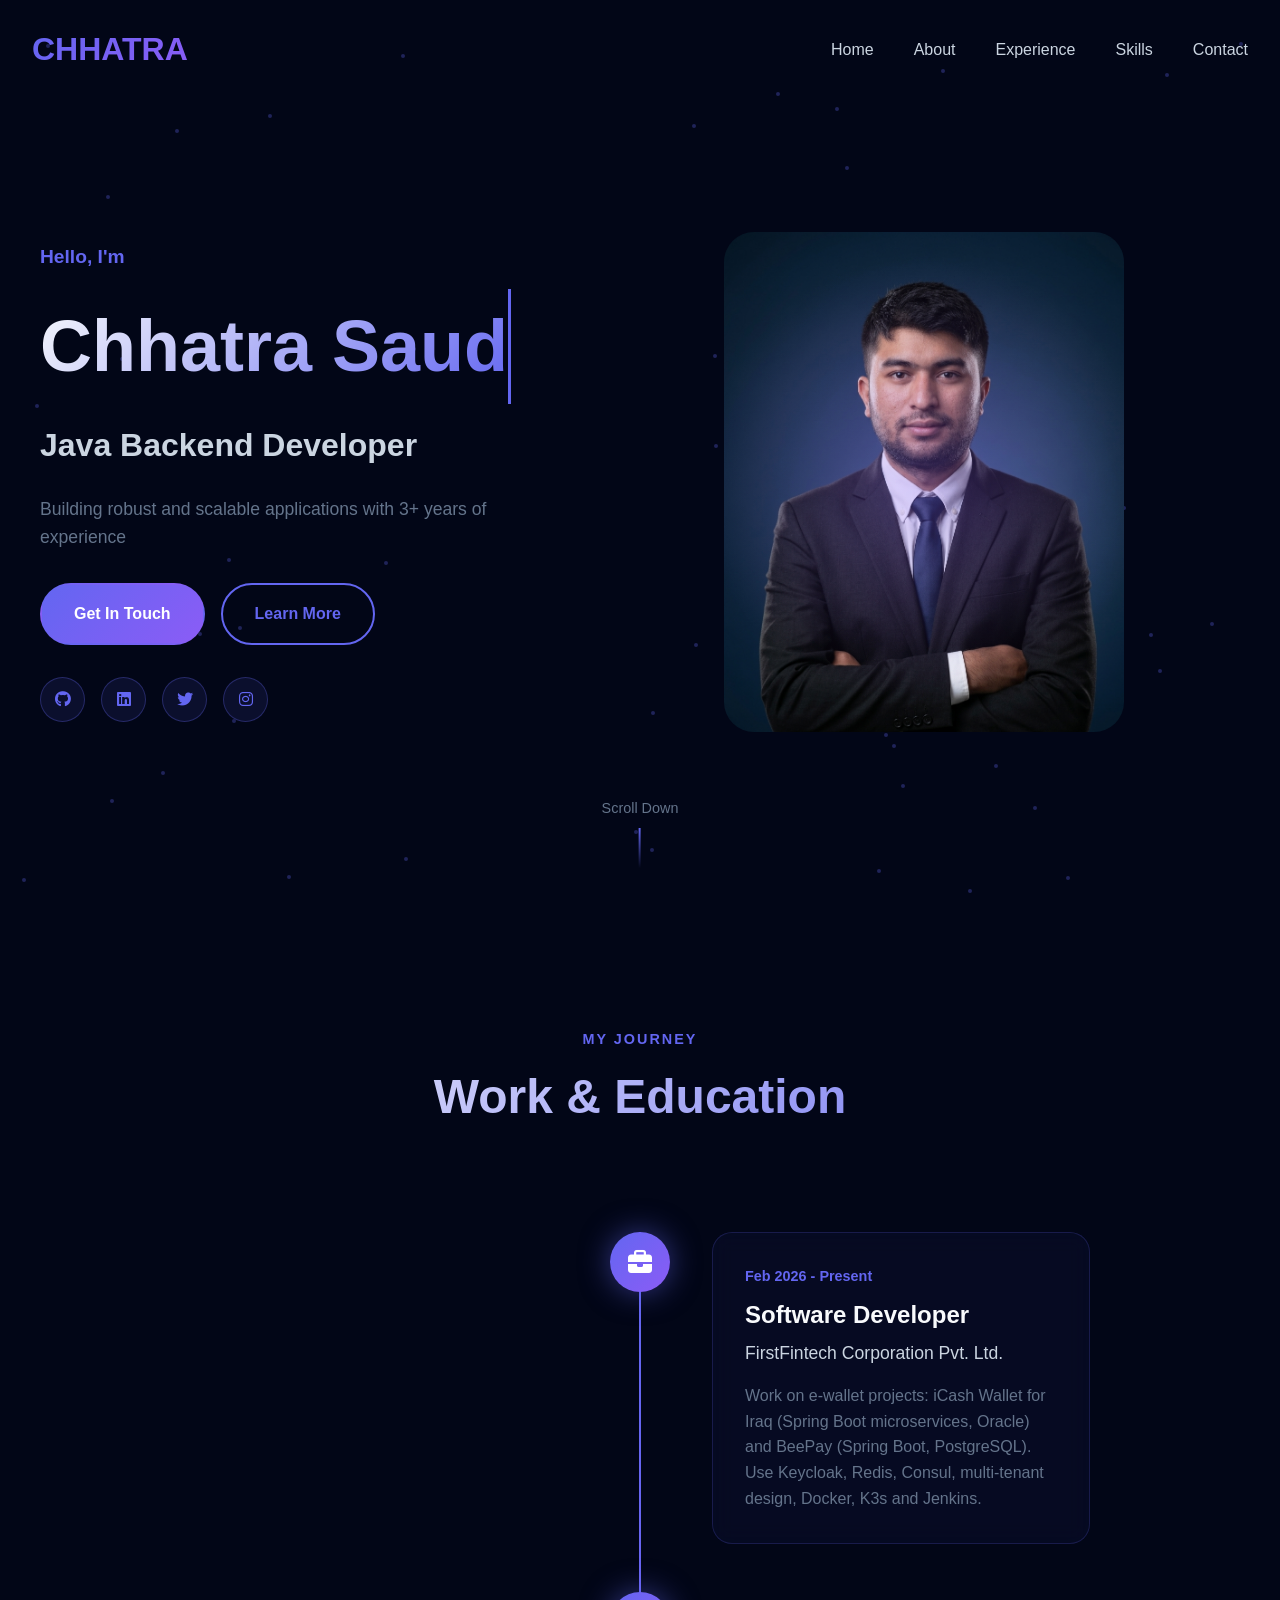
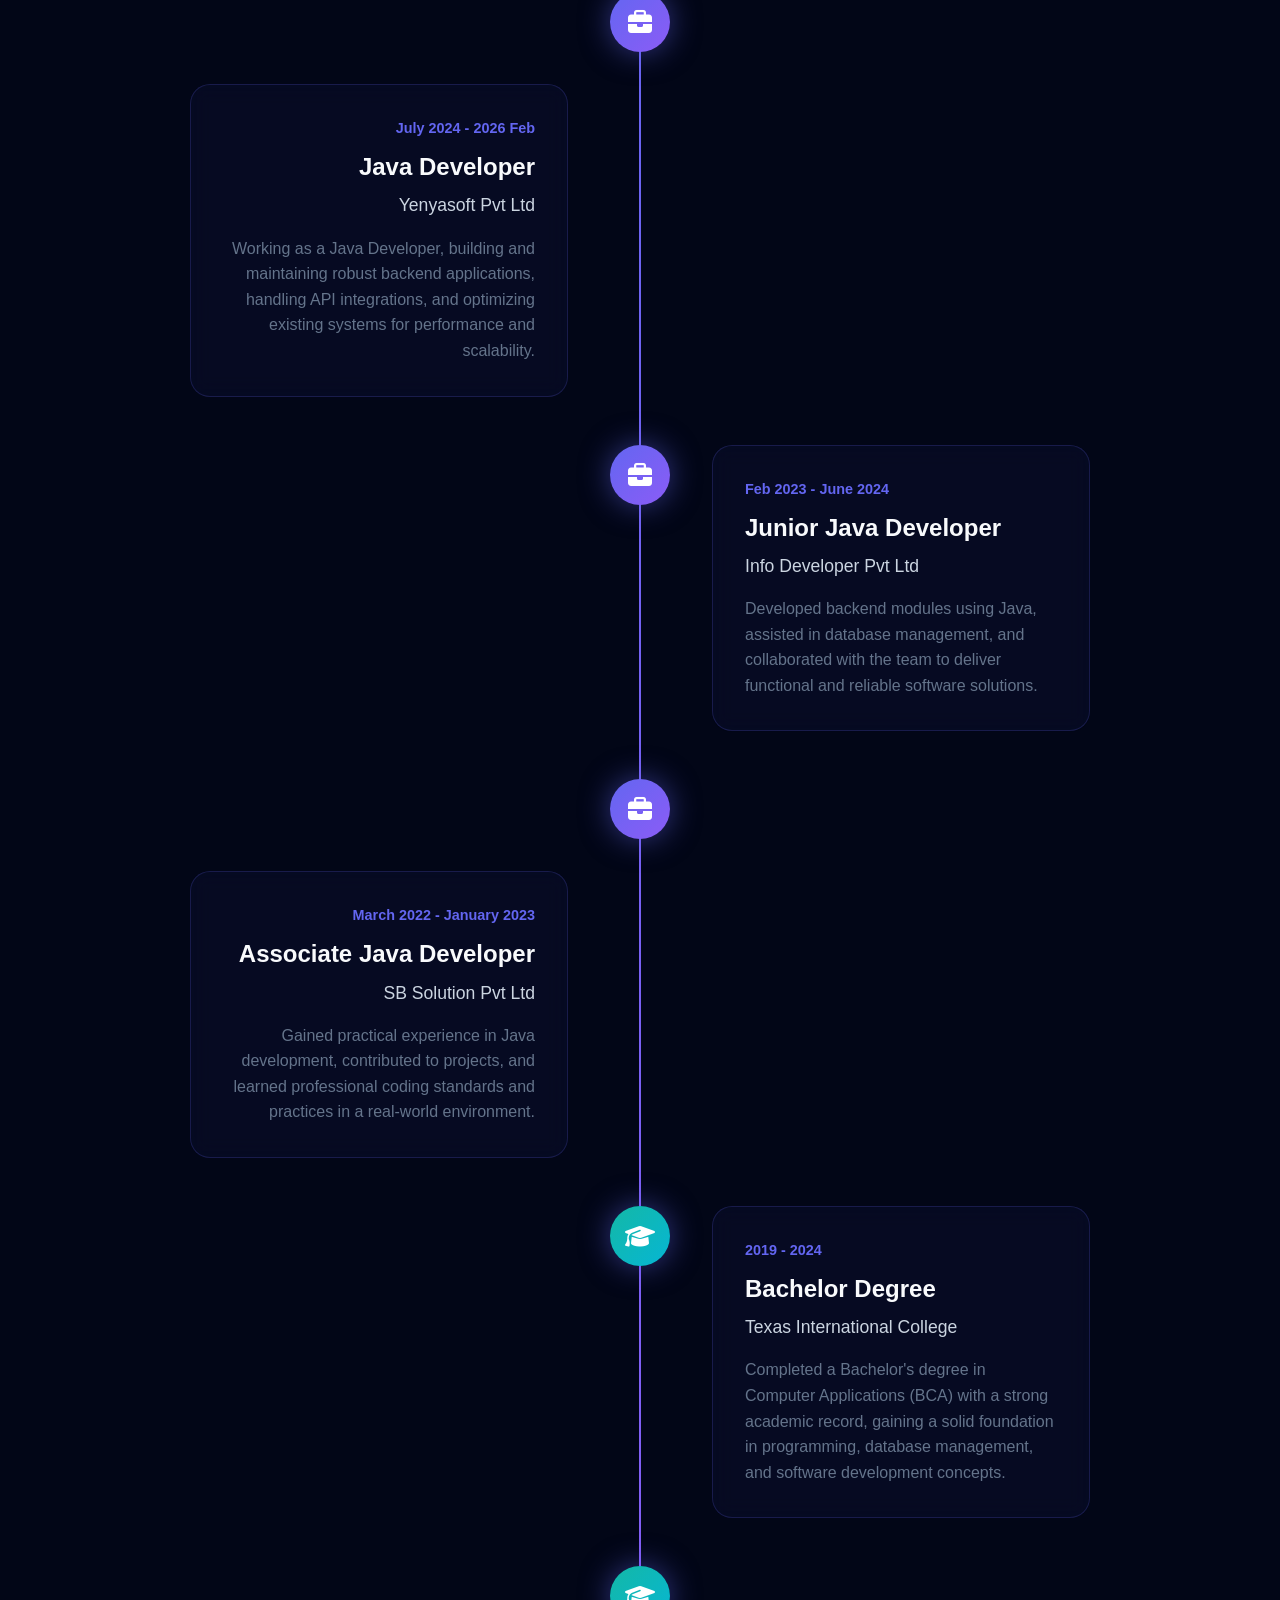
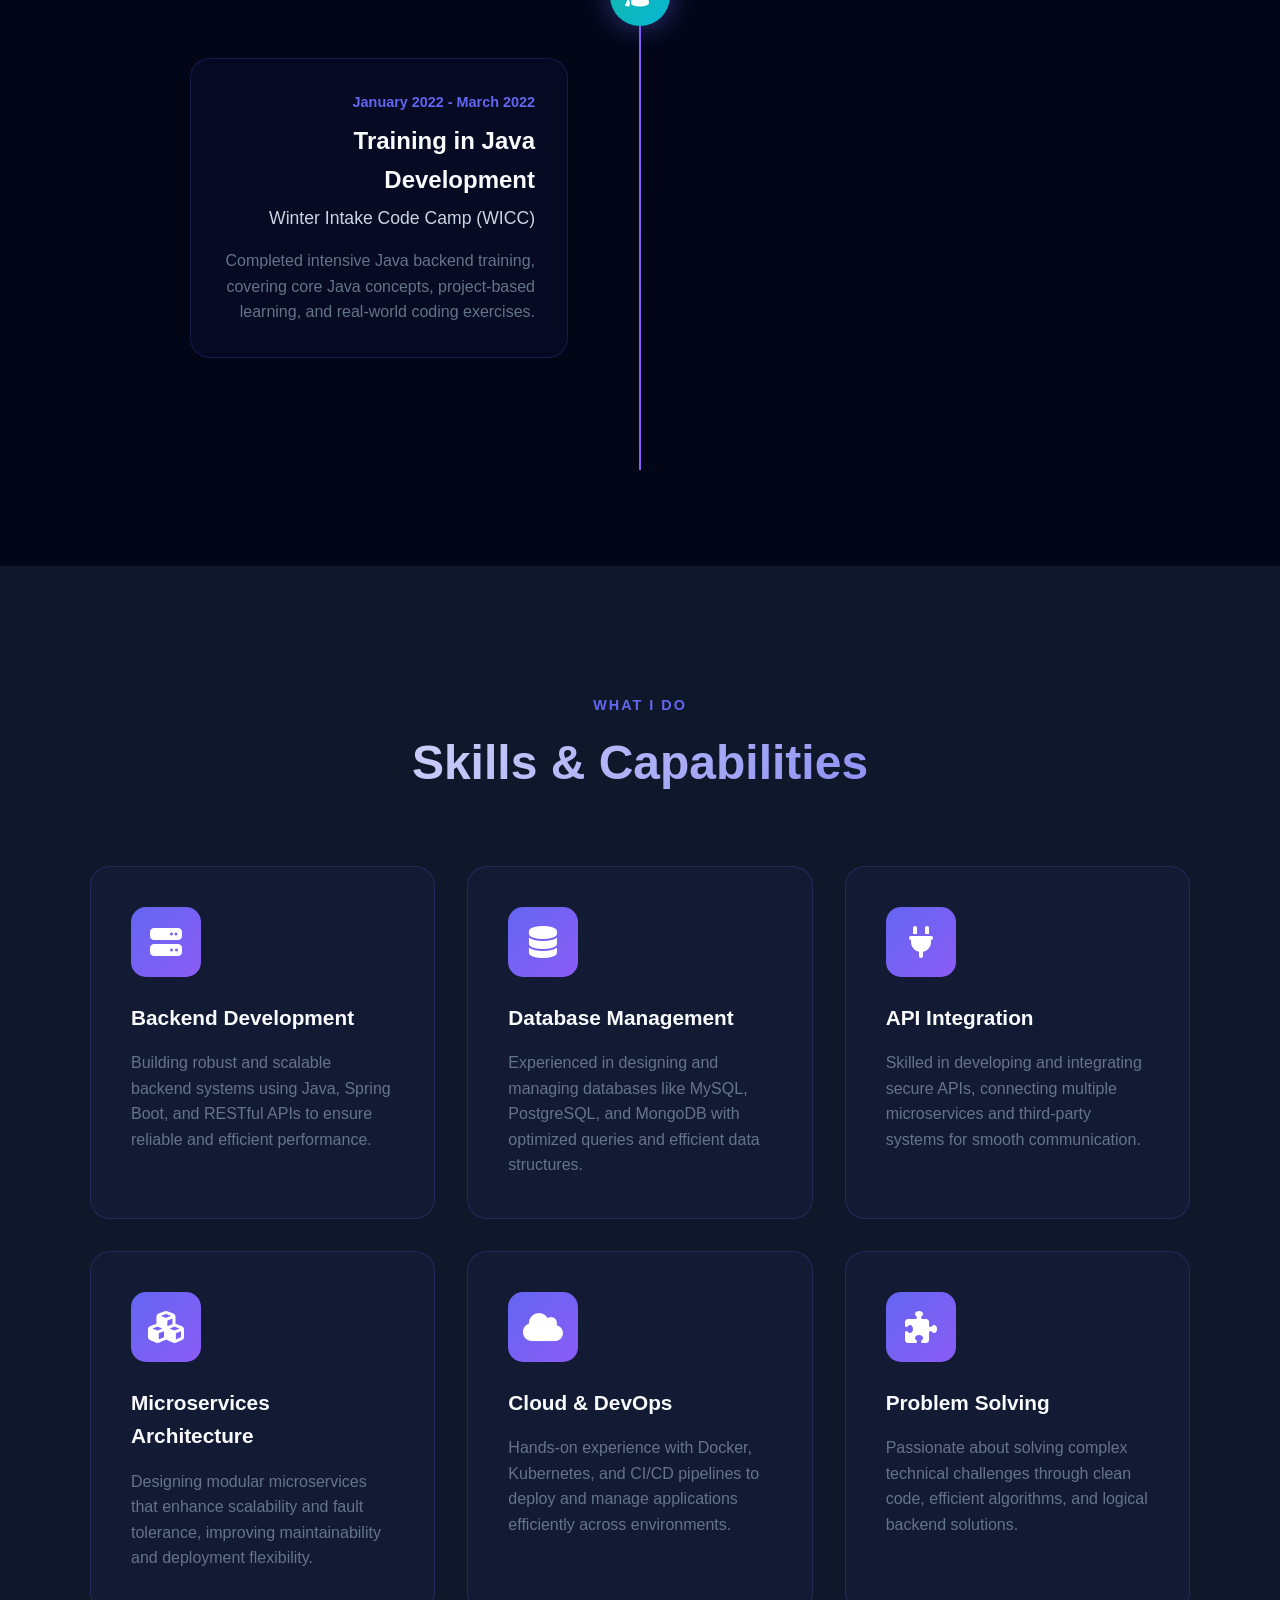
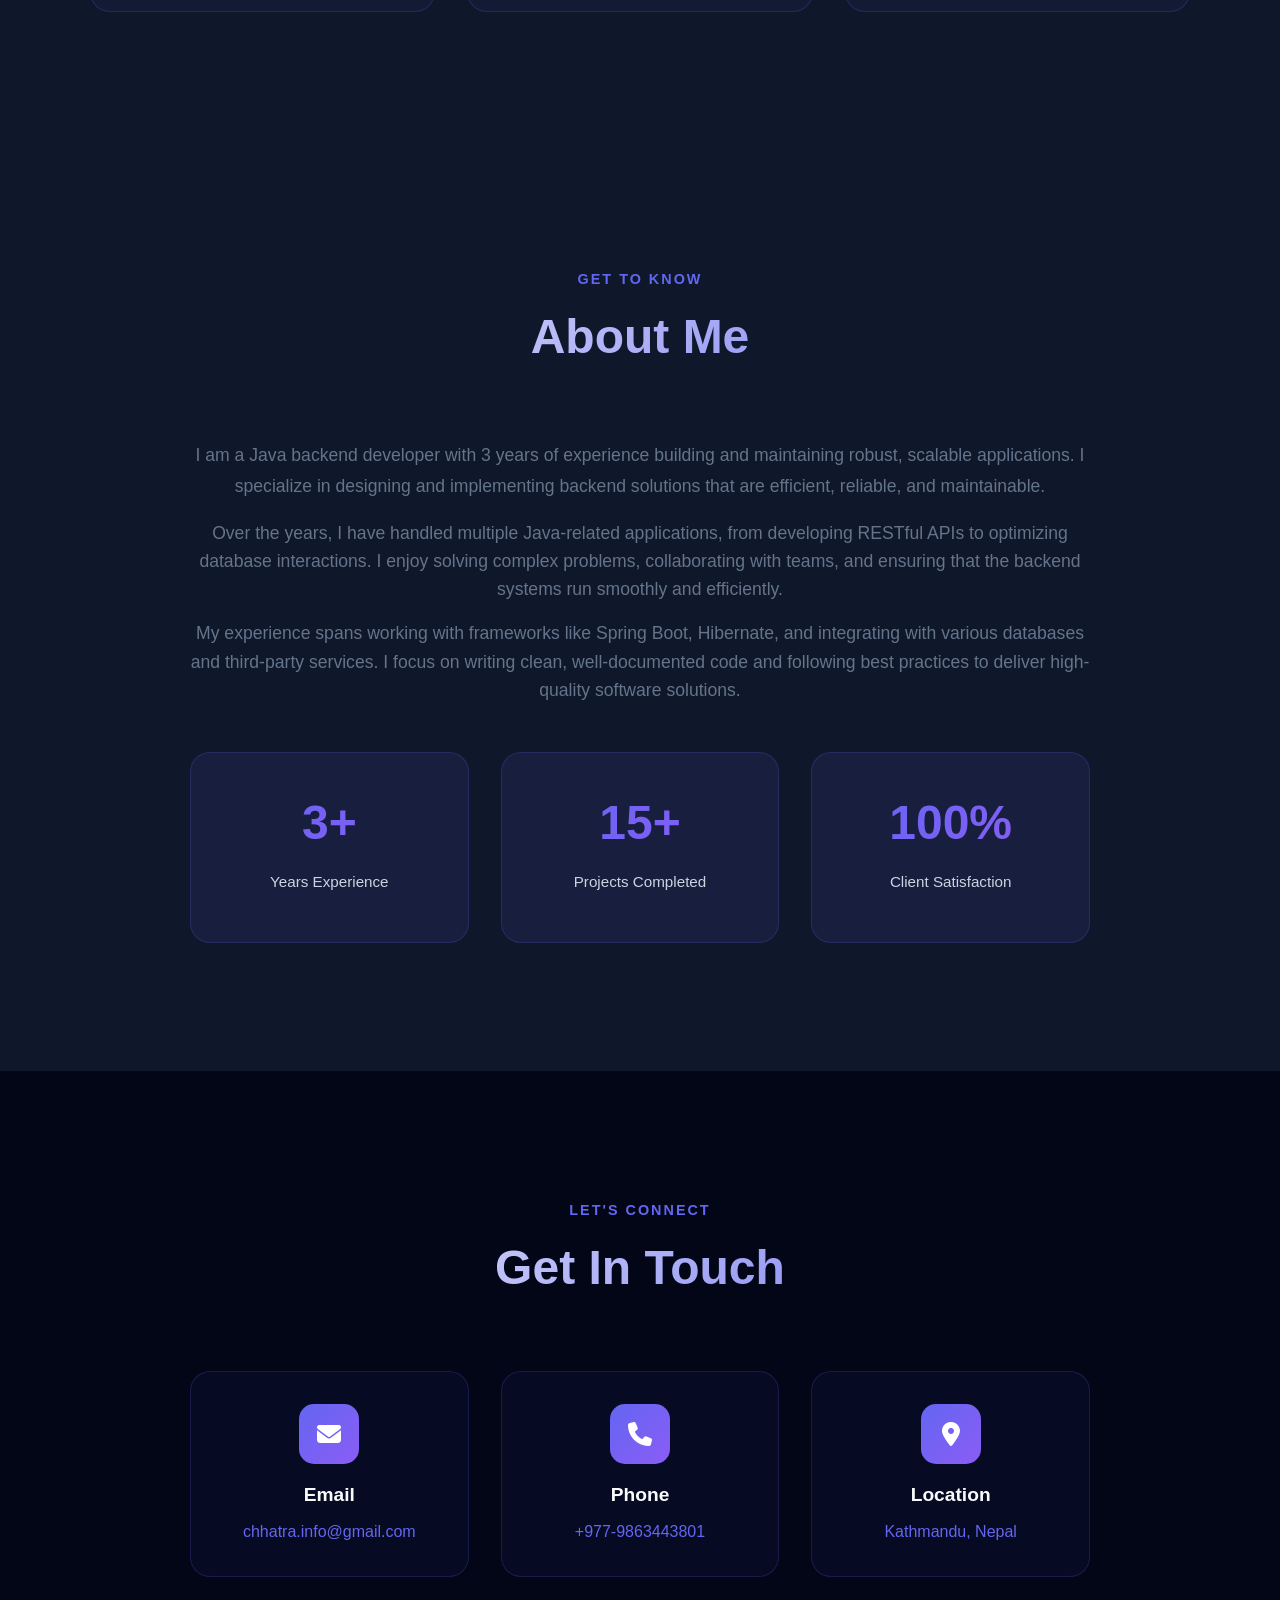
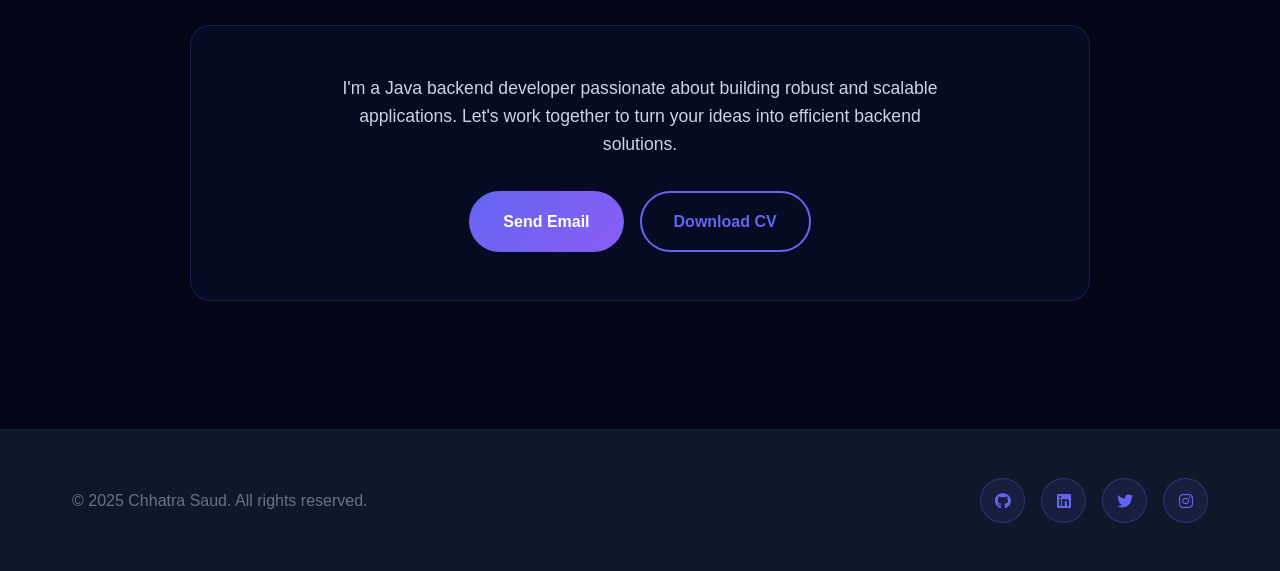
<file: index.html>
<!DOCTYPE html>
<html lang="en">
<head>
    <meta charset="UTF-8">
    <meta name="viewport" content="width=device-width, initial-scale=1.0">
    <title>Chhatra Saud | Java Developer</title>
    <link rel="stylesheet" href="css/main.css">
    <link rel="shortcut icon" href="favicon.ico" type="image/x-icon">
    <link rel="stylesheet" href="https://cdnjs.cloudflare.com/ajax/libs/font-awesome/6.4.0/css/all.min.css">
</head>
<body>
<!-- Navigation -->

<!-- Hero Section -->
<nav class="navbar" id="navbar">
    <div class="nav-container">
        <div class="logo">CHHATRA</div>
        <ul class="nav-menu" id="navMenu">
            <li><a href="#home" class="nav-link">Home</a></li>
            <li><a href="#about" class="nav-link">About</a></li>
            <li><a href="#experience" class="nav-link">Experience</a></li>
            <li><a href="#skills" class="nav-link">Skills</a></li>
            <li><a href="#contact" class="nav-link">Contact</a></li>
        </ul>
        <div class="hamburger" id="hamburger">
            <span></span>
            <span></span>
            <span></span>
        </div>
    </div>
</nav>

<!-- About Section -->
<section id="home" class="hero">
    <div class="hero-particles"></div>
    <div class="hero-content">
        <div class="hero-text">
            <span class="hero-greeting">Hello, I'm</span>
            <h1 class="hero-name">Chhatra Saud</h1>
            <h2 class="hero-title">Java Backend Developer</h2>
            <p class="hero-description">Building robust and scalable applications with 3+ years of experience</p>
            <div class="hero-buttons">
                <a href="#contact" class="btn btn-primary">Get In Touch</a>
                <a href="#about" class="btn btn-secondary">Learn More</a>
            </div>
            <div class="hero-social">
                <a href="#" class="social-icon"><i class="fab fa-github"></i></a>
                <a href="https://www.linkedin.com/in/chhatra-saud-a4253a20b/?originalSubdomain=np" target="_blank" class="social-icon"><i class="fab fa-linkedin"></i></a>
                <a href="#" class="social-icon"><i class="fab fa-twitter"></i></a>
                <a href="#" class="social-icon"><i class="fab fa-instagram"></i></a>
            </div>
        </div>
        <div class="hero-image">
            <div class="image-frame">
                <img class="actual-image" src="images/chhatra_saud.png" alt="chhatra image">
                <div class="image-glow">
                </div>
            </div>
        </div>
    </div>
    <div class="scroll-indicator">
        <span>Scroll Down</span>
        <div class="scroll-line"></div>
    </div>
</section>

<!-- Experience Section -->
<section id="experience" class="experience">
    <div class="container">
        <div class="section-header">
            <span class="section-tag">My Journey</span>
            <h2 class="section-title">Work & Education</h2>
        </div>
        <div class="timeline">
            <!-- Work Experience -->
              <div class="timeline-item">
                <div class="timeline-icon work-icon">
                    <i class="fas fa-briefcase"></i>
                </div>
                <div class="timeline-content">
                    <span class="timeline-date">Feb 2026 - Present</span>
                    <h3>Software Developer</h3>
                    <h4>FirstFintech Corporation Pvt. Ltd.</h4>
                    <p>Work on e-wallet projects: iCash Wallet for Iraq (Spring Boot microservices, Oracle) and BeePay (Spring Boot, PostgreSQL).
Use Keycloak, Redis, Consul, multi-tenant design, Docker, K3s and Jenkins.</p>
                </div>
            </div>
            <div class="timeline-item">
                <div class="timeline-icon work-icon">
                    <i class="fas fa-briefcase"></i>
                </div>
                <div class="timeline-content">
                    <span class="timeline-date">July 2024 - 2026 Feb</span>
                    <h3>Java Developer</h3>
                    <h4>Yenyasoft Pvt Ltd</h4>
                    <p>Working as a Java Developer, building and maintaining robust backend applications, handling API integrations, and optimizing existing systems for performance and scalability.</p>
                </div>
            </div>

            <div class="timeline-item">
                <div class="timeline-icon work-icon">
                    <i class="fas fa-briefcase"></i>
                </div>
                <div class="timeline-content">
                    <span class="timeline-date">Feb 2023 - June 2024</span>
                    <h3>Junior Java Developer</h3>
                    <h4>Info Developer Pvt Ltd</h4>
                    <p>Developed backend modules using Java, assisted in database management, and collaborated with the team to deliver functional and reliable software solutions.</p>
                </div>
            </div>

            <div class="timeline-item">
                <div class="timeline-icon work-icon">
                    <i class="fas fa-briefcase"></i>
                </div>
                <div class="timeline-content">
                    <span class="timeline-date">March 2022 - January 2023</span>
                    <h3>Associate Java Developer</h3>
                    <h4>SB Solution Pvt Ltd</h4>
                    <p>Gained practical experience in Java development, contributed to projects, and learned professional coding standards and practices in a real-world environment.</p>
                </div>
            </div>

            <!-- Education -->
            <div class="timeline-item">
                <div class="timeline-icon education-icon">
                    <i class="fas fa-graduation-cap"></i>
                </div>
                <div class="timeline-content">
                    <span class="timeline-date">2019 - 2024</span>
                    <h3>Bachelor Degree</h3>
                    <h4>Texas International College</h4>
                    <p>Completed a Bachelor's degree in Computer Applications (BCA) with a strong academic record, gaining a solid foundation in programming, database management, and software development concepts.</p>
                </div>
            </div>

            <div class="timeline-item">
                <div class="timeline-icon education-icon">
                    <i class="fas fa-graduation-cap"></i>
                </div>
                <div class="timeline-content">
                    <span class="timeline-date">January 2022 - March 2022</span>
                    <h3>Training in Java Development</h3>
                    <h4>Winter Intake Code Camp (WICC)</h4>
                    <p>Completed intensive Java backend training, covering core Java concepts, project-based learning, and real-world coding exercises.</p>
                </div>
            </div>
        </div>
    </div>
</section>

<!-- Skills Section -->
<section id="skills" class="skills">
    <div class="container">
        <div class="section-header">
            <span class="section-tag">What I Do</span>
            <h2 class="section-title">Skills & Capabilities</h2>
        </div>
        <div class="skills-grid">
            <div class="skill-card">
                <div class="skill-icon">
                    <i class="fas fa-server"></i>
                </div>
                <h3>Backend Development</h3>
                <p>Building robust and scalable backend systems using Java, Spring Boot, and RESTful APIs to ensure reliable and efficient performance.</p>
            </div>

            <div class="skill-card">
                <div class="skill-icon">
                    <i class="fas fa-database"></i>
                </div>
                <h3>Database Management</h3>
                <p>Experienced in designing and managing databases like MySQL, PostgreSQL, and MongoDB with optimized queries and efficient data structures.</p>
            </div>

            <div class="skill-card">
                <div class="skill-icon">
                    <i class="fas fa-plug"></i>
                </div>
                <h3>API Integration</h3>
                <p>Skilled in developing and integrating secure APIs, connecting multiple microservices and third-party systems for smooth communication.</p>
            </div>

            <div class="skill-card">
                <div class="skill-icon">
                    <i class="fas fa-cubes"></i>
                </div>
                <h3>Microservices Architecture</h3>
                <p>Designing modular microservices that enhance scalability and fault tolerance, improving maintainability and deployment flexibility.</p>
            </div>

            <div class="skill-card">
                <div class="skill-icon">
                    <i class="fas fa-cloud"></i>
                </div>
                <h3>Cloud & DevOps</h3>
                <p>Hands-on experience with Docker, Kubernetes, and CI/CD pipelines to deploy and manage applications efficiently across environments.</p>
            </div>

            <div class="skill-card">
                <div class="skill-icon">
                    <i class="fas fa-puzzle-piece"></i>
                </div>
                <h3>Problem Solving</h3>
                <p>Passionate about solving complex technical challenges through clean code, efficient algorithms, and logical backend solutions.</p>
            </div>
        </div>
    </div>
</section>
<section id="about" class="about">
    <div class="container">
        <div class="section-header">
            <span class="section-tag">Get To Know</span>
            <h2 class="section-title">About Me</h2>
        </div>
        <div class="about-content">
            <div class="about-text">
                <p class="lead">I am a Java backend developer with 3 years of experience building and maintaining robust, scalable applications. I specialize in designing and implementing backend solutions that are efficient, reliable, and maintainable.</p>
                <p>Over the years, I have handled multiple Java-related applications, from developing RESTful APIs to optimizing database interactions. I enjoy solving complex problems, collaborating with teams, and ensuring that the backend systems run smoothly and efficiently.</p>
                <p>My experience spans working with frameworks like Spring Boot, Hibernate, and integrating with various databases and third-party services. I focus on writing clean, well-documented code and following best practices to deliver high-quality software solutions.</p>
                <div class="about-stats">
                    <div class="stat-item">
                        <h3>3+</h3>
                        <p>Years Experience</p>
                    </div>
                    <div class="stat-item">
                        <h3>15+</h3>
                        <p>Projects Completed</p>
                    </div>
                    <div class="stat-item">
                        <h3>100%</h3>
                        <p>Client Satisfaction</p>
                    </div>
                </div>
            </div>
        </div>
    </div>
</section>
<!-- Contact Section -->
<section id="contact" class="contact">
    <div class="container">
        <div class="section-header">
            <span class="section-tag">Let's Connect</span>
            <h2 class="section-title">Get In Touch</h2>
        </div>
        <div class="contact-content">
            <div class="contact-info">
                <div class="contact-card">
                    <div class="contact-icon">
                        <i class="fas fa-envelope"></i>
                    </div>
                    <h3>Email</h3>
                    <a href="mailto:chhatra.info@gmail.com">chhatra.info@gmail.com</a>
                </div>

                <div class="contact-card">
                    <div class="contact-icon">
                        <i class="fas fa-phone"></i>
                    </div>
                    <h3>Phone</h3>
                    <a href="tel:+9779863443801">+977-9863443801</a>
                </div>

                <div class="contact-card">
                    <div class="contact-icon">
                        <i class="fas fa-map-marker-alt"></i>
                    </div>
                    <h3>Location</h3>
                    <p>Kathmandu, Nepal</p>
                </div>
            </div>
            <div class="contact-cta">
                <p class="contact-message">I'm a Java backend developer passionate about building robust and scalable applications. Let's work together to turn your ideas into efficient backend solutions.</p>
                <div class="contact-buttons">
                    <a href="mailto:chhatra.info@gmail.com" class="btn btn-primary">Send Email</a>
                    <a href="#" class="btn btn-secondary">Download CV</a>
                </div>
            </div>
        </div>
    </div>
</section>

<!-- Footer -->
<footer class="footer">
    <div class="container">
        <div class="footer-content">
            <div class="footer-left">
                <p>&copy; 2025 Chhatra Saud. All rights reserved.</p>
            </div>
            <div class="footer-social">
                <a href="#" class="social-icon"><i class="fab fa-github"></i></a>
                <a href="#" class="social-icon"><i class="fab fa-linkedin"></i></a>
                <a href="#" class="social-icon"><i class="fab fa-twitter"></i></a>
                <a href="#" class="social-icon"><i class="fab fa-instagram"></i></a>
            </div>
        </div>
    </div>
    <a href="#home" class="back-to-top" id="backToTop">
        <i class="fas fa-arrow-up"></i>
    </a>
</footer>

<script>
    // Navbar scroll effect
    // Add this to remove the blinking cursor after typing completes
    setTimeout(() => {
        document.querySelector('.hero-name').classList.add('typed');
    }, 3500);
    window.addEventListener('scroll', () => {
        const navbar = document.getElementById('navbar');
        if (window.scrollY > 50) {
            navbar.classList.add('scrolled');
        } else {
            navbar.classList.remove('scrolled');
        }
    });

    // Mobile menu toggle
    const hamburger = document.getElementById('hamburger');
    const navMenu = document.getElementById('navMenu');

    hamburger.addEventListener('click', () => {
        hamburger.classList.toggle('active');
        navMenu.classList.toggle('active');
    });

    // Close menu when clicking on a link
    document.querySelectorAll('.nav-link').forEach(link => {
        link.addEventListener('click', () => {
            hamburger.classList.remove('active');
            navMenu.classList.remove('active');
        });
    });

    // Smooth scrolling
    document.querySelectorAll('a[href^="#"]').forEach(anchor => {
        anchor.addEventListener('click', function (e) {
            e.preventDefault();
            const target = document.querySelector(this.getAttribute('href'));
            if (target) {
                target.scrollIntoView({
                    behavior: 'smooth',
                    block: 'start'
                });
            }
        });
    });

    // Back to top button
    const backToTop = document.getElementById('backToTop');
    window.addEventListener('scroll', () => {
        if (window.scrollY > 300) {
            backToTop.classList.add('visible');
        } else {
            backToTop.classList.remove('visible');
        }
    });

    // Intersection Observer for animations
    const observerOptions = {
        threshold: 0.1,
        rootMargin: '0px 0px -100px 0px'
    };

    const observer = new IntersectionObserver((entries) => {
        entries.forEach(entry => {
            if (entry.isIntersecting) {
                entry.target.classList.add('animate');
            }
        });
    }, observerOptions);

    document.querySelectorAll('.skill-card, .timeline-item, .contact-card').forEach(el => {
        observer.observe(el);
    });

    // Particle effect
    const heroParticles = document.querySelector('.hero-particles');
    for (let i = 0; i < 50; i++) {
        const particle = document.createElement('div');
        particle.className = 'particle';
        particle.style.left = Math.random() * 100 + '%';
        particle.style.top = Math.random() * 100 + '%';
        particle.style.animationDelay = Math.random() * 3 + 's';
        particle.style.animationDuration = (Math.random() * 3 + 2) + 's';
        heroParticles.appendChild(particle);
    }
    // setTimeout(() => {
    //     document.querySelector('.hero-name').classList.add('typed');
    // }, 3500);
</script>
</body>
</html>
</file>
<file: css/main.css>
/* Modern Portfolio CSS */

/* CSS Variables */
:root {
    --primary-color: #6366f1;
    --secondary-color: #8b5cf6;
    --accent-color: #ec4899;
    --bg-dark: #0f172a;
    --bg-darker: #020617;
    --bg-light: #1e293b;
    --text-primary: #f8fafc;
    --text-secondary: #cbd5e1;
    --text-muted: #64748b;
    --gradient-1: linear-gradient(135deg, #6366f1 0%, #8b5cf6 100%);
    --gradient-2: linear-gradient(135deg, #ec4899 0%, #f43f5e 100%);
    --gradient-3: linear-gradient(135deg, #14b8a6 0%, #06b6d4 100%);
}

/* Reset & Base Styles */
* {
    margin: 0;
    padding: 0;
    box-sizing: border-box;
}

html {
    scroll-behavior: smooth;
}

body {
    font-family: 'Inter', -apple-system, BlinkMacSystemFont, 'Segoe UI', Roboto, Oxygen, Ubuntu, Cantarell, sans-serif;
    background-color: var(--bg-darker);
    color: var(--text-primary);
    line-height: 1.6;
    overflow-x: hidden;
}

/* Container */
.container {
    max-width: 1200px;
    margin: 0 auto;
    padding: 0 2rem;
}

/* Navigation */
.navbar {
    position: fixed;
    top: 0;
    left: 0;
    width: 100%;
    z-index: 1000;
    transition: all 0.3s ease;
    padding: 1.5rem 0;
}

.navbar.scrolled {
    background: rgba(15, 23, 42, 0.8);
    backdrop-filter: blur(20px);
    box-shadow: 0 4px 30px rgba(0, 0, 0, 0.3);
}

.nav-container {
    max-width: 1400px;
    margin: 0 auto;
    padding: 0 2rem;
    display: flex;
    justify-content: space-between;
    align-items: center;
}

.logo {
    font-size: 2rem;
    font-weight: 800;
    background: var(--gradient-1);
    -webkit-background-clip: text;
    -webkit-text-fill-color: transparent;
    background-clip: text;
}

.nav-menu {
    display: flex;
    list-style: none;
    gap: 2.5rem;
}

.nav-link {
    color: var(--text-secondary);
    text-decoration: none;
    font-weight: 500;
    position: relative;
    transition: color 0.3s ease;
}

.nav-link::after {
    content: '';
    position: absolute;
    bottom: -5px;
    left: 0;
    width: 0;
    height: 2px;
    background: var(--gradient-1);
    transition: width 0.3s ease;
}

.nav-link:hover {
    color: var(--text-primary);
}

.nav-link:hover::after {
    width: 100%;
}

.hamburger {
    display: none;
    flex-direction: column;
    cursor: pointer;
    gap: 5px;
}

.hamburger span {
    width: 25px;
    height: 3px;
    background: var(--text-primary);
    border-radius: 3px;
    transition: all 0.3s ease;
}

.hamburger.active span:nth-child(1) {
    transform: rotate(45deg) translate(8px, 8px);
}

.hamburger.active span:nth-child(2) {
    opacity: 0;
}

.hamburger.active span:nth-child(3) {
    transform: rotate(-45deg) translate(7px, -7px);
}

/* Hero Section */
.hero {
    min-height: 100vh;
    display: flex;
    align-items: center;
    justify-content: center;
    position: relative;
    overflow: hidden;
    padding: 8rem 2rem 4rem;
}

.hero-particles {
    position: absolute;
    top: 0;
    left: 0;
    width: 100%;
    height: 100%;
    overflow: hidden;
}

.particle {
    position: absolute;
    width: 4px;
    height: 4px;
    background: var(--primary-color);
    border-radius: 50%;
    opacity: 0.3;
    animation: float 5s infinite ease-in-out;
}

@keyframes float {
    0%, 100% { transform: translateY(0) translateX(0); }
    50% { transform: translateY(-20px) translateX(10px); }
}

.hero-content {
    max-width: 1200px;
    width: 100%;
    display: grid;
    grid-template-columns: 1.2fr 1fr;
    gap: 4rem;
    align-items: center;
    z-index: 1;
}

.hero-greeting {
    color: var(--primary-color);
    font-size: 1.2rem;
    font-weight: 600;
    display: block;
    margin-bottom: 1rem;
    animation: fadeInUp 0.6s ease;
}

.hero-name {
    font-size: 4.5rem;
    font-weight: 800;
    background: linear-gradient(135deg, var(--text-primary) 0%, var(--primary-color) 100%);
    -webkit-background-clip: text;
    -webkit-text-fill-color: transparent;
    background-clip: text;
    margin-bottom: 0.5rem;
    overflow: hidden;
    border-right: 3px solid var(--primary-color);
    white-space: nowrap;
    display: inline-block;
    animation: typing 3s steps(13) 0s infinite,
    blink 0.75s step-end infinite;
}

@keyframes typing {
    0%, 100% { width: 0; }
    30%, 70% { width: 100%; }
}

@keyframes blink {
    from, to { border-color: transparent; }
    50% { border-color: var(--primary-color); }
}

/* Mobile responsive */
@media (max-width: 768px) {
    .hero-name {
        font-size: 2.5rem;
    }
}

@media (max-width: 480px) {
    .hero-name {
        font-size: 2rem;
    }
}

.hero-title {
    font-size: 2rem;
    color: var(--text-secondary);
    margin-bottom: 1.5rem;
    font-weight: 600;
    animation: fadeInUp 0.6s ease 0.4s backwards;
}

.hero-description {
    font-size: 1.1rem;
    color: var(--text-muted);
    margin-bottom: 2rem;
    max-width: 500px;
    animation: fadeInUp 0.6s ease 0.6s backwards;
}

@keyframes fadeInUp {
    from {
        opacity: 0;
        transform: translateY(30px);
    }
    to {
        opacity: 1;
        transform: translateY(0);
    }
}

.hero-buttons {
    display: flex;
    gap: 1rem;
    margin-bottom: 2rem;
    animation: fadeInUp 0.6s ease 0.8s backwards;
}

.btn {
    padding: 1rem 2rem;
    border-radius: 50px;
    text-decoration: none;
    font-weight: 600;
    transition: all 0.3s ease;
    display: inline-block;
    border: 2px solid transparent;
}

.btn-primary {
    background: var(--gradient-1);
    color: white;
}

.btn-primary:hover {
    transform: translateY(-3px);
    box-shadow: 0 10px 30px rgba(99, 102, 241, 0.4);
}

.btn-secondary {
    border: 2px solid var(--primary-color);
    color: var(--primary-color);
}

.btn-secondary:hover {
    background: var(--primary-color);
    color: white;
    transform: translateY(-3px);
}

.hero-social {
    display: flex;
    gap: 1rem;
    animation: fadeInUp 0.6s ease 1s backwards;
}

.social-icon {
    width: 45px;
    height: 45px;
    border-radius: 50%;
    display: flex;
    align-items: center;
    justify-content: center;
    background: rgba(99, 102, 241, 0.1);
    color: var(--primary-color);
    text-decoration: none;
    transition: all 0.3s ease;
    border: 1px solid rgba(99, 102, 241, 0.3);
}

.social-icon:hover {
    background: var(--gradient-1);
    color: white;
    transform: translateY(-5px);
    box-shadow: 0 10px 20px rgba(99, 102, 241, 0.3);
}

.hero-image {
    position: relative;
    animation: fadeIn 0.6s ease 1.2s backwards;
}

.image-frame {
    width: 400px;
    height: 500px;
    background: var(--gradient-1);
    border-radius: 30px;
    position: relative;
    overflow: hidden;
}
.actual-image{
    width: 100%;
    height: 100%;
    object-fit: cover;
    object-position: center;

}
.image-glow {
    position: absolute;
    inset: 0;
    background: radial-gradient(circle at 50% 50%, rgba(139, 92, 246, 0.3), transparent 70%);
    animation: pulse 3s ease infinite;
}

@keyframes pulse {
    0%, 100% { opacity: 0.5; }
    50% { opacity: 1; }
}

@keyframes fadeIn {
    from { opacity: 0; }
    to { opacity: 1; }
}

.scroll-indicator {
    position: absolute;
    bottom: 2rem;
    left: 50%;
    transform: translateX(-50%);
    display: flex;
    flex-direction: column;
    align-items: center;
    gap: 0.5rem;
    color: var(--text-muted);
    font-size: 0.9rem;
}

.scroll-line {
    width: 2px;
    height: 40px;
    background: linear-gradient(to bottom, var(--primary-color), transparent);
    animation: scrollAnimation 2s ease infinite;
}

@keyframes scrollAnimation {
    0%, 100% { transform: translateY(0); opacity: 0; }
    50% { opacity: 1; }
}

/* Section Styles */
section {
    padding: 8rem 0;
}

.section-header {
    text-align: center;
    margin-bottom: 4rem;
}

.section-tag {
    color: var(--primary-color);
    font-weight: 600;
    text-transform: uppercase;
    letter-spacing: 2px;
    font-size: 0.9rem;
    display: block;
    margin-bottom: 0.5rem;
}

.section-title {
    font-size: 3rem;
    font-weight: 800;
    background: linear-gradient(135deg, var(--text-primary) 0%, var(--primary-color) 100%);
    -webkit-background-clip: text;
    -webkit-text-fill-color: transparent;
    background-clip: text;
}

/* About Section */
.about {
    background: var(--bg-dark);
}

.about-content {
    max-width: 900px;
    margin: 0 auto;
}

.about-text {
    text-align: center;
}

.lead {
    font-size: 1.3rem;
    color: var(--text-secondary);
    margin-bottom: 1.5rem;
    line-height: 1.8;
}

.about-text p {
    color: var(--text-muted);
    margin-bottom: 1rem;
    font-size: 1.1rem;
}

.about-stats {
    display: grid;
    grid-template-columns: repeat(3, 1fr);
    gap: 2rem;
    margin-top: 3rem;
}

.stat-item {
    background: rgba(99, 102, 241, 0.1);
    padding: 2rem;
    border-radius: 20px;
    border: 1px solid rgba(99, 102, 241, 0.2);
    transition: all 0.3s ease;
}

.stat-item:hover {
    transform: translateY(-5px);
    background: rgba(99, 102, 241, 0.15);
    box-shadow: 0 10px 30px rgba(99, 102, 241, 0.2);
}

.stat-item h3 {
    font-size: 3rem;
    background: var(--gradient-1);
    -webkit-background-clip: text;
    -webkit-text-fill-color: transparent;
    background-clip: text;
    margin-bottom: 0.5rem;
}

.stat-item p {
    color: var(--text-secondary);
    font-size: 0.95rem;
}

/* Timeline Section */
.experience {
    background: var(--bg-darker);
}

.timeline {
    max-width: 900px;
    margin: 0 auto;
    position: relative;
    padding: 2rem 0;
}

.timeline::before {
    content: '';
    position: absolute;
    left: 50%;
    transform: translateX(-50%);
    width: 2px;
    height: 100%;
    background: linear-gradient(to bottom, var(--primary-color), var(--secondary-color));
}

.timeline-item {
    display: grid;
    grid-template-columns: 1fr 80px 1fr;
    gap: 2rem;
    margin-bottom: 3rem;
    opacity: 0;
    transform: translateY(30px);
    transition: all 0.6s ease;
}

.timeline-item.animate {
    opacity: 1;
    transform: translateY(0);
}

.timeline-item:nth-child(even) .timeline-content {
    grid-column: 1;
    text-align: right;
}

.timeline-item:nth-child(odd) .timeline-content {
    grid-column: 3;
}

.timeline-icon {
    grid-column: 2;
    width: 60px;
    height: 60px;
    background: var(--gradient-1);
    border-radius: 50%;
    display: flex;
    align-items: center;
    justify-content: center;
    color: white;
    font-size: 1.5rem;
    margin: 0 auto;
    position: relative;
    z-index: 1;
    box-shadow: 0 0 30px rgba(99, 102, 241, 0.5);
}

.work-icon {
    background: var(--gradient-1);
}

.education-icon {
    background: var(--gradient-3);
}

.timeline-content {
    background: rgba(99, 102, 241, 0.05);
    padding: 2rem;
    border-radius: 20px;
    border: 1px solid rgba(99, 102, 241, 0.2);
    backdrop-filter: blur(10px);
}

.timeline-date {
    color: var(--primary-color);
    font-size: 0.9rem;
    font-weight: 600;
    display: block;
    margin-bottom: 0.5rem;
}

.timeline-content h3 {
    color: var(--text-primary);
    margin-bottom: 0.3rem;
    font-size: 1.5rem;
}

.timeline-content h4 {
    color: var(--text-secondary);
    margin-bottom: 1rem;
    font-size: 1.1rem;
    font-weight: 500;
}

.timeline-content p {
    color: var(--text-muted);
    line-height: 1.6;
}

/* Skills Section */
.skills {
    background: var(--bg-dark);
}

.skills-grid {
    display: grid;
    grid-template-columns: repeat(3, 1fr);
    gap: 2rem;
    max-width: 1100px;
    margin: 0 auto;
}

.skill-card {
    background: rgba(99, 102, 241, 0.05);
    padding: 2.5rem;
    border-radius: 20px;
    border: 1px solid rgba(99, 102, 241, 0.2);
    transition: all 0.3s ease;
    opacity: 0;
    transform: translateY(30px);
}

.skill-card.animate {
    opacity: 1;
    transform: translateY(0);
}

.skill-card:hover {
    transform: translateY(-10px);
    background: rgba(99, 102, 241, 0.1);
    box-shadow: 0 20px 40px rgba(99, 102, 241, 0.2);
    border-color: var(--primary-color);
}

.skill-icon {
    width: 70px;
    height: 70px;
    background: var(--gradient-1);
    border-radius: 15px;
    display: flex;
    align-items: center;
    justify-content: center;
    margin-bottom: 1.5rem;
    font-size: 2rem;
    color: white;
}

.skill-card h3 {
    color: var(--text-primary);
    margin-bottom: 1rem;
    font-size: 1.3rem;
}

.skill-card p {
    color: var(--text-muted);
    line-height: 1.6;
}

/* Contact Section */
.contact {
    background: var(--bg-darker);
}

.contact-content {
    max-width: 900px;
    margin: 0 auto;
}

.contact-info {
    display: grid;
    grid-template-columns: repeat(3, 1fr);
    gap: 2rem;
    margin-bottom: 3rem;
}

.contact-card {
    background: rgba(99, 102, 241, 0.05);
    padding: 2rem;
    border-radius: 20px;
    border: 1px solid rgba(99, 102, 241, 0.2);
    text-align: center;
    transition: all 0.3s ease;
    opacity: 0;
    transform: translateY(30px);
}

.contact-card.animate {
    opacity: 1;
    transform: translateY(0);
}

.contact-card:hover {
    transform: translateY(-5px);
    background: rgba(99, 102, 241, 0.1);
    box-shadow: 0 10px 30px rgba(99, 102, 241, 0.2);
}

.contact-icon {
    width: 60px;
    height: 60px;
    background: var(--gradient-1);
    border-radius: 15px;
    display: flex;
    align-items: center;
    justify-content: center;
    margin: 0 auto 1rem;
    font-size: 1.5rem;
    color: white;
}

.contact-card h3 {
    color: var(--text-primary);
    margin-bottom: 0.5rem;
    font-size: 1.2rem;
}

.contact-card a,
.contact-card p {
    color: var(--primary-color);
    text-decoration: none;
    font-size: 1rem;
}

.contact-card a:hover {
    color: var(--secondary-color);
}

.contact-cta {
    text-align: center;
    background: rgba(99, 102, 241, 0.05);
    padding: 3rem;
    border-radius: 20px;
    border: 1px solid rgba(99, 102, 241, 0.2);
}

.contact-message {
    color: var(--text-secondary);
    font-size: 1.1rem;
    margin-bottom: 2rem;
    max-width: 600px;
    margin-left: auto;
    margin-right: auto;
}

.contact-buttons {
    display: flex;
    gap: 1rem;
    justify-content: center;
}

/* Footer */
.footer {
    background: var(--bg-dark);
    padding: 3rem 0;
    border-top: 1px solid rgba(99, 102, 241, 0.1);
    position: relative;
}

.footer-content {
    display: flex;
    justify-content: space-between;
    align-items: center;
}

.footer-left p {
    color: var(--text-muted);
}

.footer-social {
    display: flex;
    gap: 1rem;
}

.back-to-top {
    position: fixed;
    bottom: 2rem;
    right: 2rem;
    width: 50px;
    height: 50px;
    background: var(--gradient-1);
    border-radius: 50%;
    display: flex;
    align-items: center;
    justify-content: center;
    color: white;
    text-decoration: none;
    opacity: 0;
    visibility: hidden;
    transition: all 0.3s ease;
    z-index: 999;
}

.back-to-top.visible {
    opacity: 1;
    visibility: visible;
}

.back-to-top:hover {
    transform: translateY(-5px);
    box-shadow: 0 10px 30px rgba(99, 102, 241, 0.4);
}

/* Responsive Design */
@media (max-width: 1024px) {
    .hero-content {
        grid-template-columns: 1fr;
        text-align: center;
    }

    .hero-name {
        font-size: 3.5rem;
    }

    .hero-image {
        display: none;
    }

    .hero-buttons {
        justify-content: center;
    }

    .hero-social {
        justify-content: center;
    }

    .skills-grid {
        grid-template-columns: repeat(2, 1fr);
    }

    .timeline::before {
        left: 30px;
    }

    .timeline-item {
        grid-template-columns: 60px 1fr;
        gap: 2rem;
    }

    .timeline-icon {
        grid-column: 1;
        margin: 0;
    }

    .timeline-item:nth-child(even) .timeline-content,
    .timeline-item:nth-child(odd) .timeline-content {
        grid-column: 2;
        text-align: left;
    }
}

@media (max-width: 768px) {
    .hamburger {
        display: flex;
    }

    .nav-menu {
        position: fixed;
        left: -100%;
        top: 80px;
        flex-direction: column;
        background: rgba(15, 23, 42, 0.98);
        backdrop-filter: blur(20px);
        width: 100%;
        padding: 2rem;
        gap: 1.5rem;
        transition: left 0.3s ease;
        box-shadow: 0 10px 30px rgba(0, 0, 0, 0.5);
    }

    .nav-menu.active {
        left: 0;
    }

    .hero-name {
        font-size: 2.5rem;
    }

    .hero-title {
        font-size: 1.5rem;
    }

    .section-title {
        font-size: 2rem;
    }

    .about-stats {
        grid-template-columns: 1fr;
    }

    .skills-grid {
        grid-template-columns: 1fr;
    }

    .contact-info {
        grid-template-columns: 1fr;
    }

    .contact-buttons {
        flex-direction: column;
    }

    .footer-content {
        flex-direction: column;
        gap: 1.5rem;
        text-align: center;
    }
}

@media (max-width: 480px) {
    .hero-name {
        font-size: 2rem;
    }

    .hero-buttons {
        flex-direction: column;
    }

    .btn {
        width: 100%;
    }

    .stat-item h3 {
        font-size: 2rem;
    }
}
</file>
